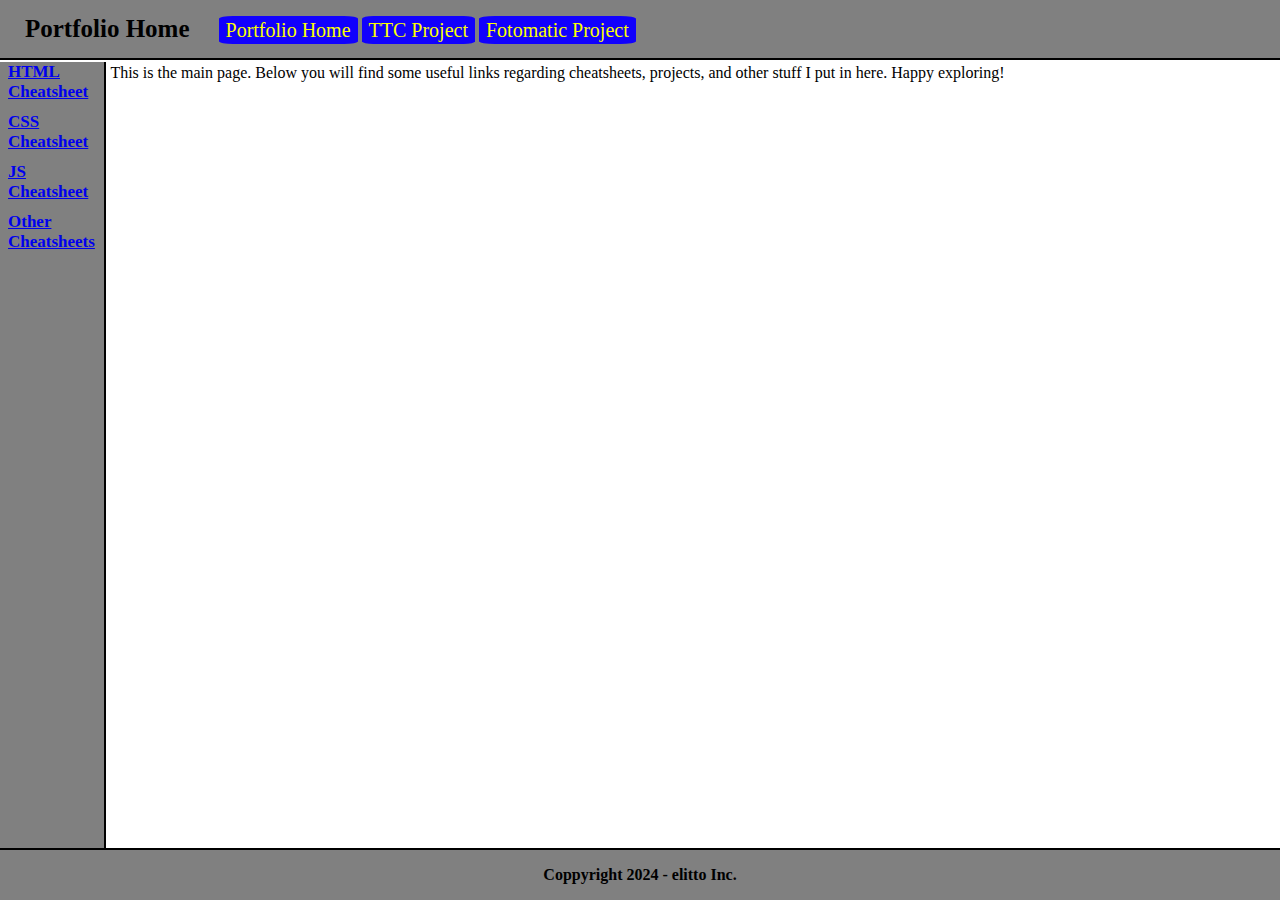
<file: portfolio-main-page/index.html>
<!DOCTYPE html>
<html>
    <head>
        <title>Home Page</title>
        <link href="resources/css/header-styles.css" rel="stylesheet">
        <link href="resources/css/main-styles.css" rel="stylesheet">
    </head>
    <body>  
        <div>
            <ul id="main-header">
                <li><h1>Portfolio Home</h1></li>
                <li><a href="index.html">Portfolio Home</a></li>
                <li><a href="../codecademy-projects/the-tea-cozy/the-tea-cozy.html">TTC Project</a></li>
                <li><a href="../codecademy-projects/fotomatic/fotomatic.html">Fotomatic Project</a></li>
                <!--<li><a href="mileygallery.html">Miley</a></li>
                <li><a href="#">Lucy</a></li>
                <li><a href="#">Silver</a></li>
                <li><a href="#">Dandy</a></li> -->
            </ul>
        </div>
        <div id="list-left">
            <ol>
                <li><a href="https://www.w3schools.com/html/default.asp" target="_blank">HTML Cheatsheet</a></li>
                <li><a href="https://www.w3schools.com/css/default.asp" target="_blank">CSS Cheatsheet</a></li>
                <li><a href="https://www.w3schools.com/js/default.asp" target="_blank">JS Cheatsheet</a></li>
                <li><a href="https://www.w3schools.com/sql/default.asp" target="_blank">Other Cheatsheets</a></li>
            </ol>
        </div>
        <div id="content-with-table">
            <p>This is the main page. Below you will find some useful links regarding cheatsheets, projects, and other stuff I put in here. Happy exploring!</p>
        </div>
        <footer>
            <p>Coppyright 2024 - elitto Inc.</p>
        </footer>
    </body>
</html>
</file>
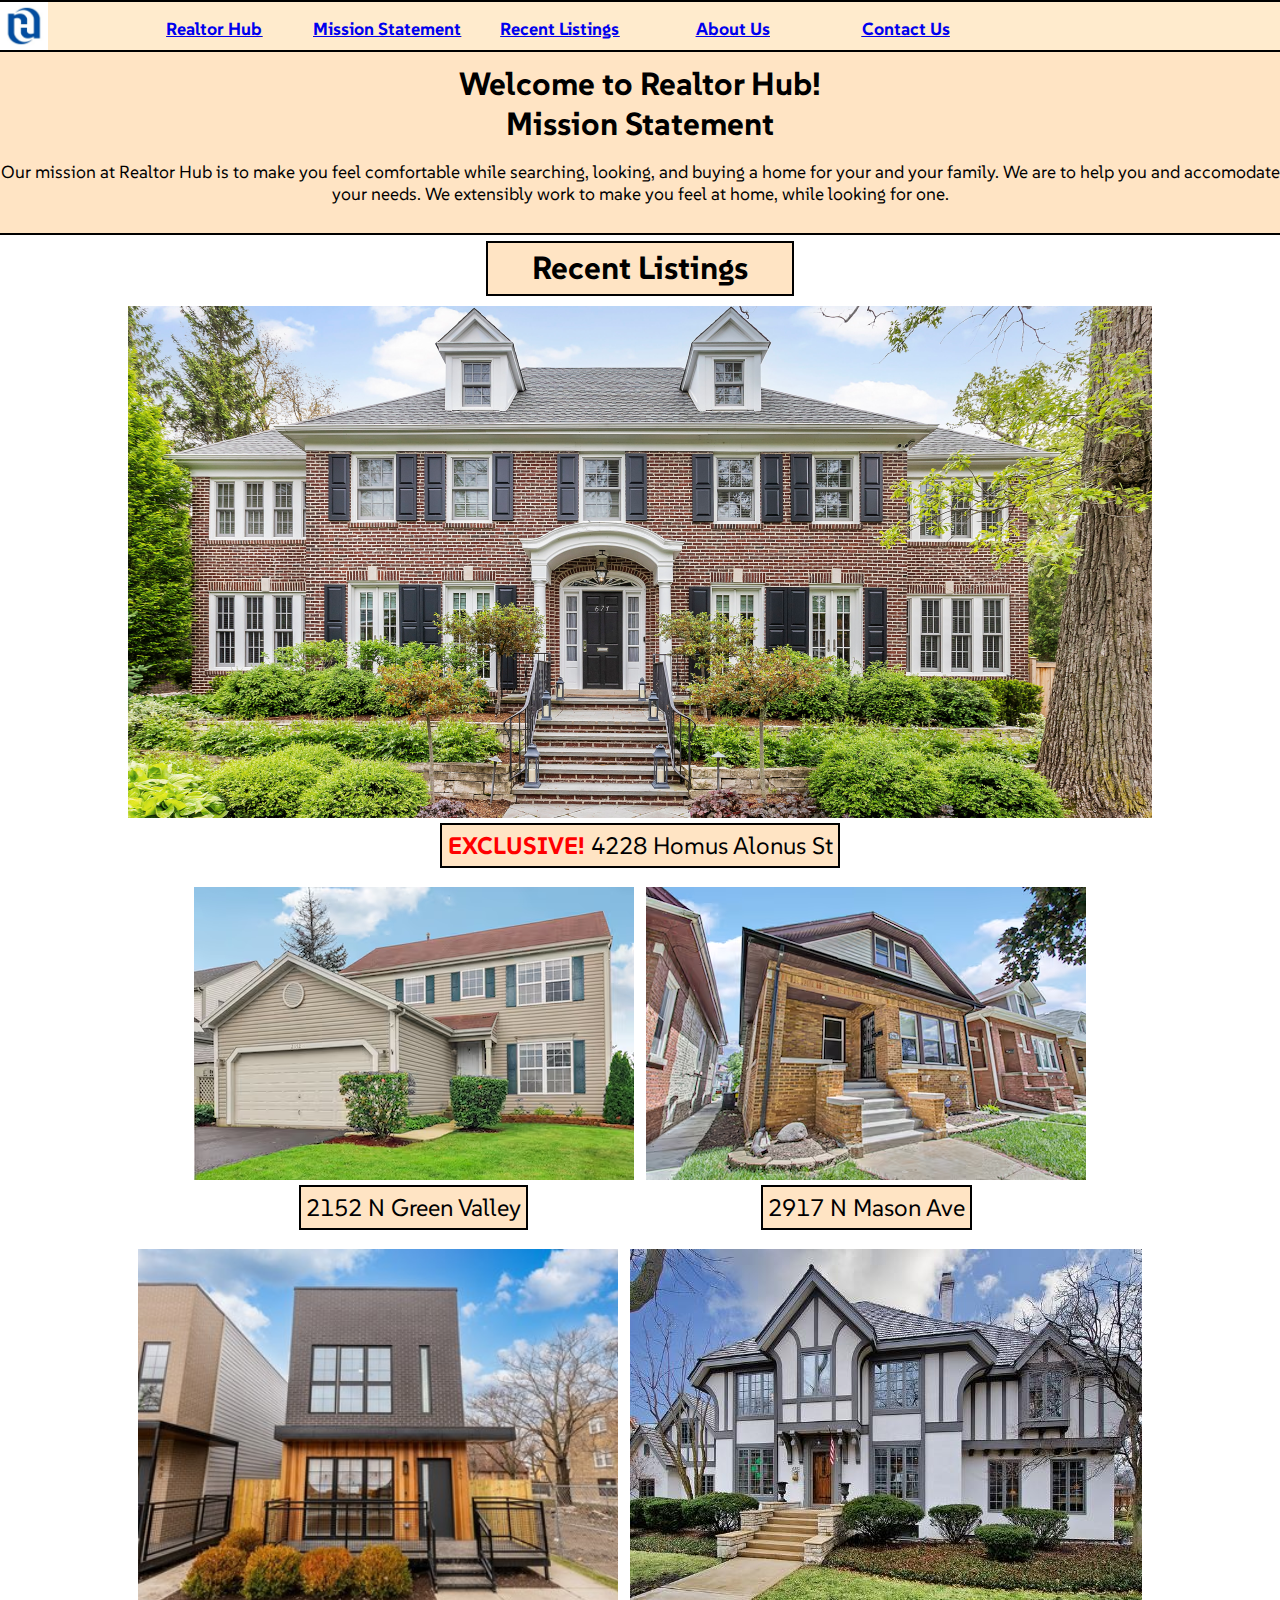
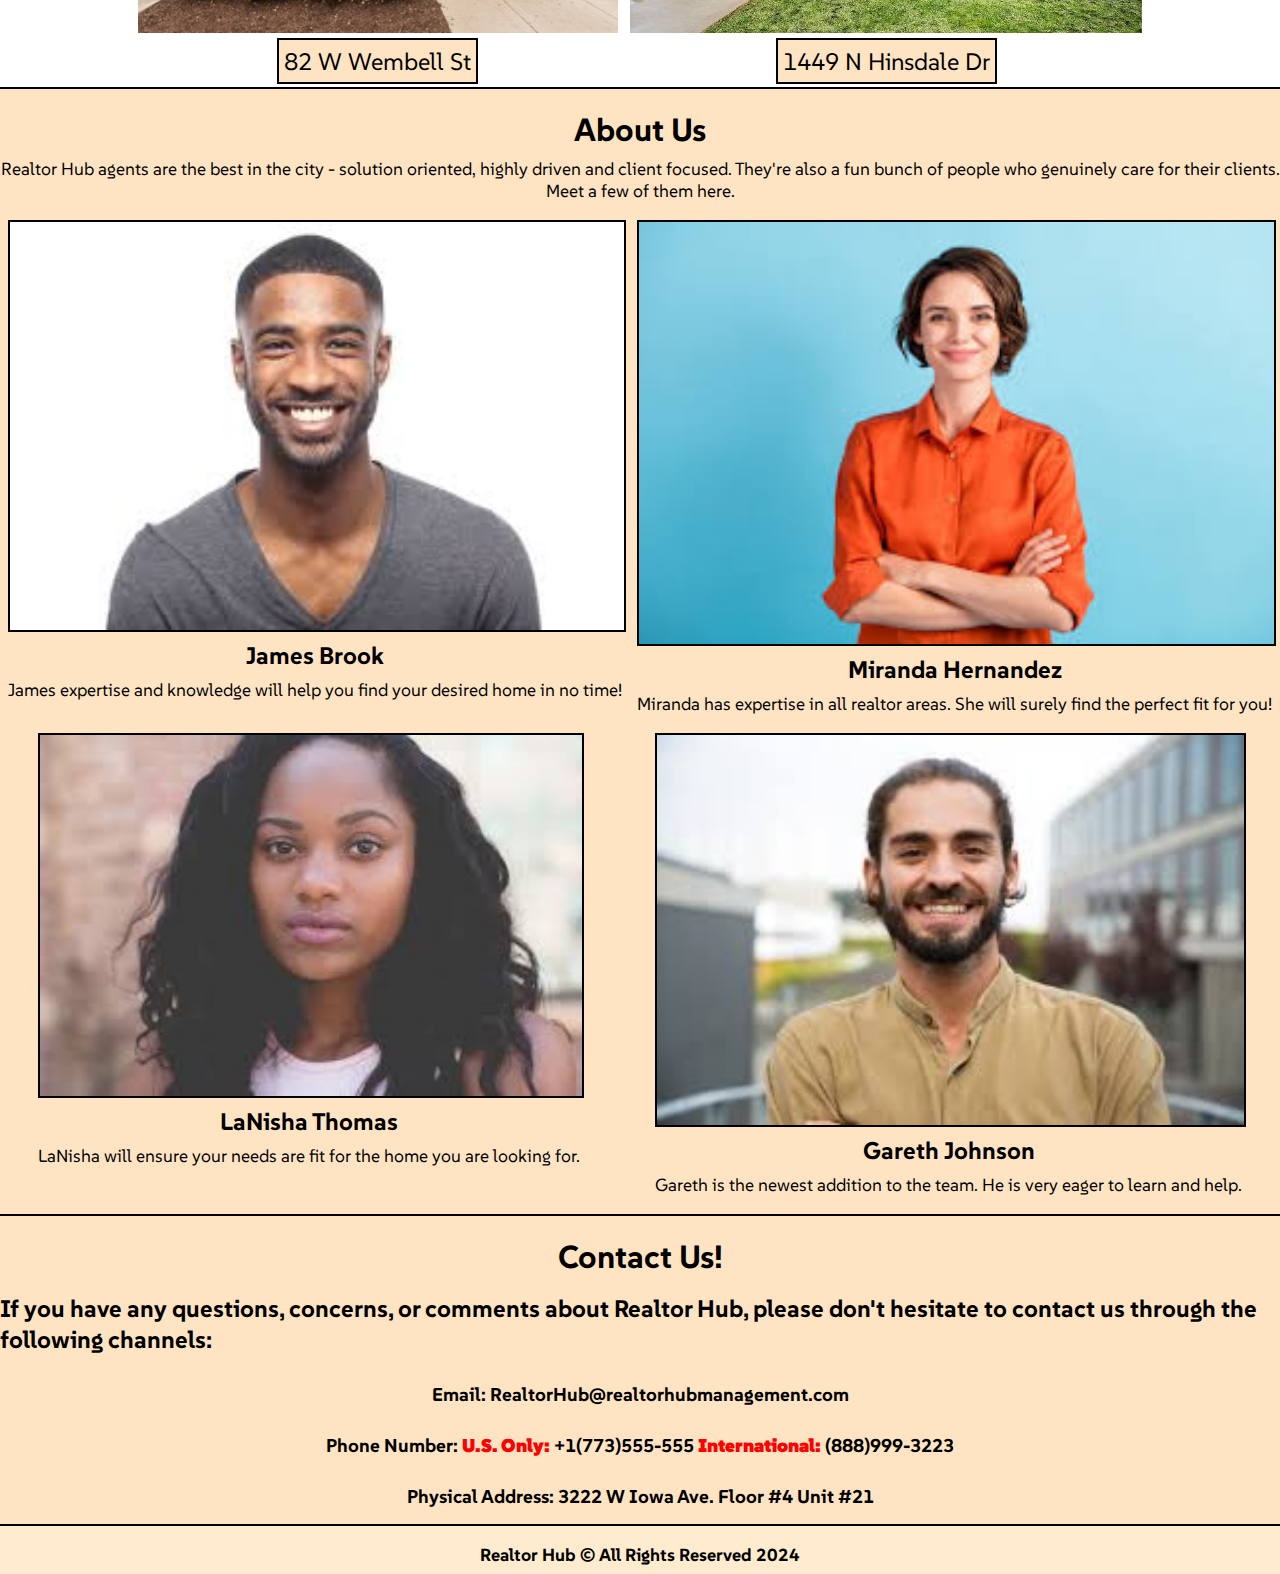
<file: codecademy-projects/the-realtor-hub/index.html>
<!DOCTYPE html>
<html>
  <head>
    <link rel="shortcut icon" href="resources/images/favicon.ico" type="image/x-icon">
    <link rel="preconnect" href="https://fonts.googleapis.com">
    <link rel="preconnect" href="https://fonts.gstatic.com" crossorigin>
    <link href="https://fonts.googleapis.com/css2?family=SUSE:wght@100..800&display=swap" rel="stylesheet">
    <link href="resources/css/styles.css" rel="stylesheet">
    <title>Realtor Hub</title>
  </head>
  <body>
    <nav class="navigation-container">
      <img id='logo' src="resources/images/realty_hub_logo.jfif"/>
      <ul class="navigation-list">
        <li><a href="index.html">Realtor Hub</a></li>
        <li><a href="#header">Mission Statement</a></li>
        <li><a href="#listings">Recent Listings</a></li>
        <li><a href="#about-us">About Us</a></li>
        <li><a href="#contact-us">Contact Us</a></li>
      </ul>
    </nav>
  
    <div id="body-container">
      <div class="header-container">
        <h1 id="header">Welcome to Realtor Hub!</h1>
      </div>
      <div id='mission' class="mission-statement">
        <h1>Mission Statement</h1>
        <p id="listings">Our mission at Realtor Hub is to make you feel comfortable while searching, looking, and buying a home for your and your family. We are to help you and accomodate your needs.
          We extensibly work to make you feel at home, while looking for one.
        </p>
      </div>
      <div class="listing-container">
        <h1 id="listing-header">Recent Listings</h1>
        <div class="listing-images-and-caption">
          <figure>
            <img src="resources/images/home-alone-house-exterior-bw-05262024-10a92b.webp">
            <figcaption><strong>EXCLUSIVE!</strong> 4228 Homus Alonus St</figcaption>
          </figure>
          <figure>
            <img src="resources/images/2152-n-green-valley-ln-round-lake-beach-il-primaryphoto.avif">
            <figcaption>2152 N Green Valley</figcaption>
          </figure>
          <figure>
            <img src="resources/images/2917-n-mason-ave-chicago-il-primaryphoto.avif">
            <figcaption>2917 N Mason Ave</figcaption>
          </figure>
          <figure>
            <img src="resources/images/82ea120aaba299eaa82120200fa02901l-m3242744502rd-w480_h360.jpg">
            <figcaption id="about-us">82 W Wembell St</figcaption>
          </figure>
          <figure>
            <img src="resources/images/hinsdale-real-estate.jpg">
            <figcaption>1449 N Hinsdale Dr</figcaption>
          </figure>
        </div>
      </div>
      <div class="about-us-container">
        <h1>About Us</h1>
        <p>Realtor Hub agents are the best in the city - solution oriented, highly driven and client focused. 
          They're also a fun bunch of people who genuinely care for their clients. Meet a few of them here.</p>
        <div  class="about-us-images-and-paragraph">
          <div class="information-container">
            <img src="resources/images/download (3).jfif">
            <h2>James Brook</h2>
            <p>James expertise and knowledge will help you find your desired home in no time!</p>
          </div>
          <div class="information-container">
            <img src="resources/images/download.jfif">
            <h2>Miranda Hernandez</h2>
            <p>Miranda has expertise in all realtor areas. She will surely find the perfect fit for you!</p>
          </div>
          <div class="information-container">
            <img src="resources/images/download (1).jfif">
            <h2>LaNisha Thomas</h2>
            <p>LaNisha will ensure your needs are fit for the home you are looking for.</p>
          </div>
          <div class="information-container">
            <img src="resources/images/download (2).jfif">
            <h2>Gareth Johnson</h2>
            <p id="contact-us">Gareth is the newest addition to the team. He is very eager to learn and help.</p>
          </div>
        </div>
      </div>
      <div class="contact-us-container">
        <h1>Contact Us!</h1>
        <h2>If you have any questions, concerns, or comments about Realtor Hub, please don't hesitate to contact us through the following channels:</h2>
        <div class="contacts-container">
          <h3>Email: RealtorHub@realtorhubmanagement.com</h3>
          <h3>Phone Number: <strong>U.S. Only:</strong> +1(773)555-555 <strong>International:</strong> (888)999-3223</h3>
          <h3>Physical Address: 3222 W Iowa Ave. Floor #4 Unit #21</h3>
        </div>
      </div>
    </div>
    <footer>
      <p>Realtor Hub © All Rights Reserved 2024</p>
    </footer>
  </body>
</html>
</file>
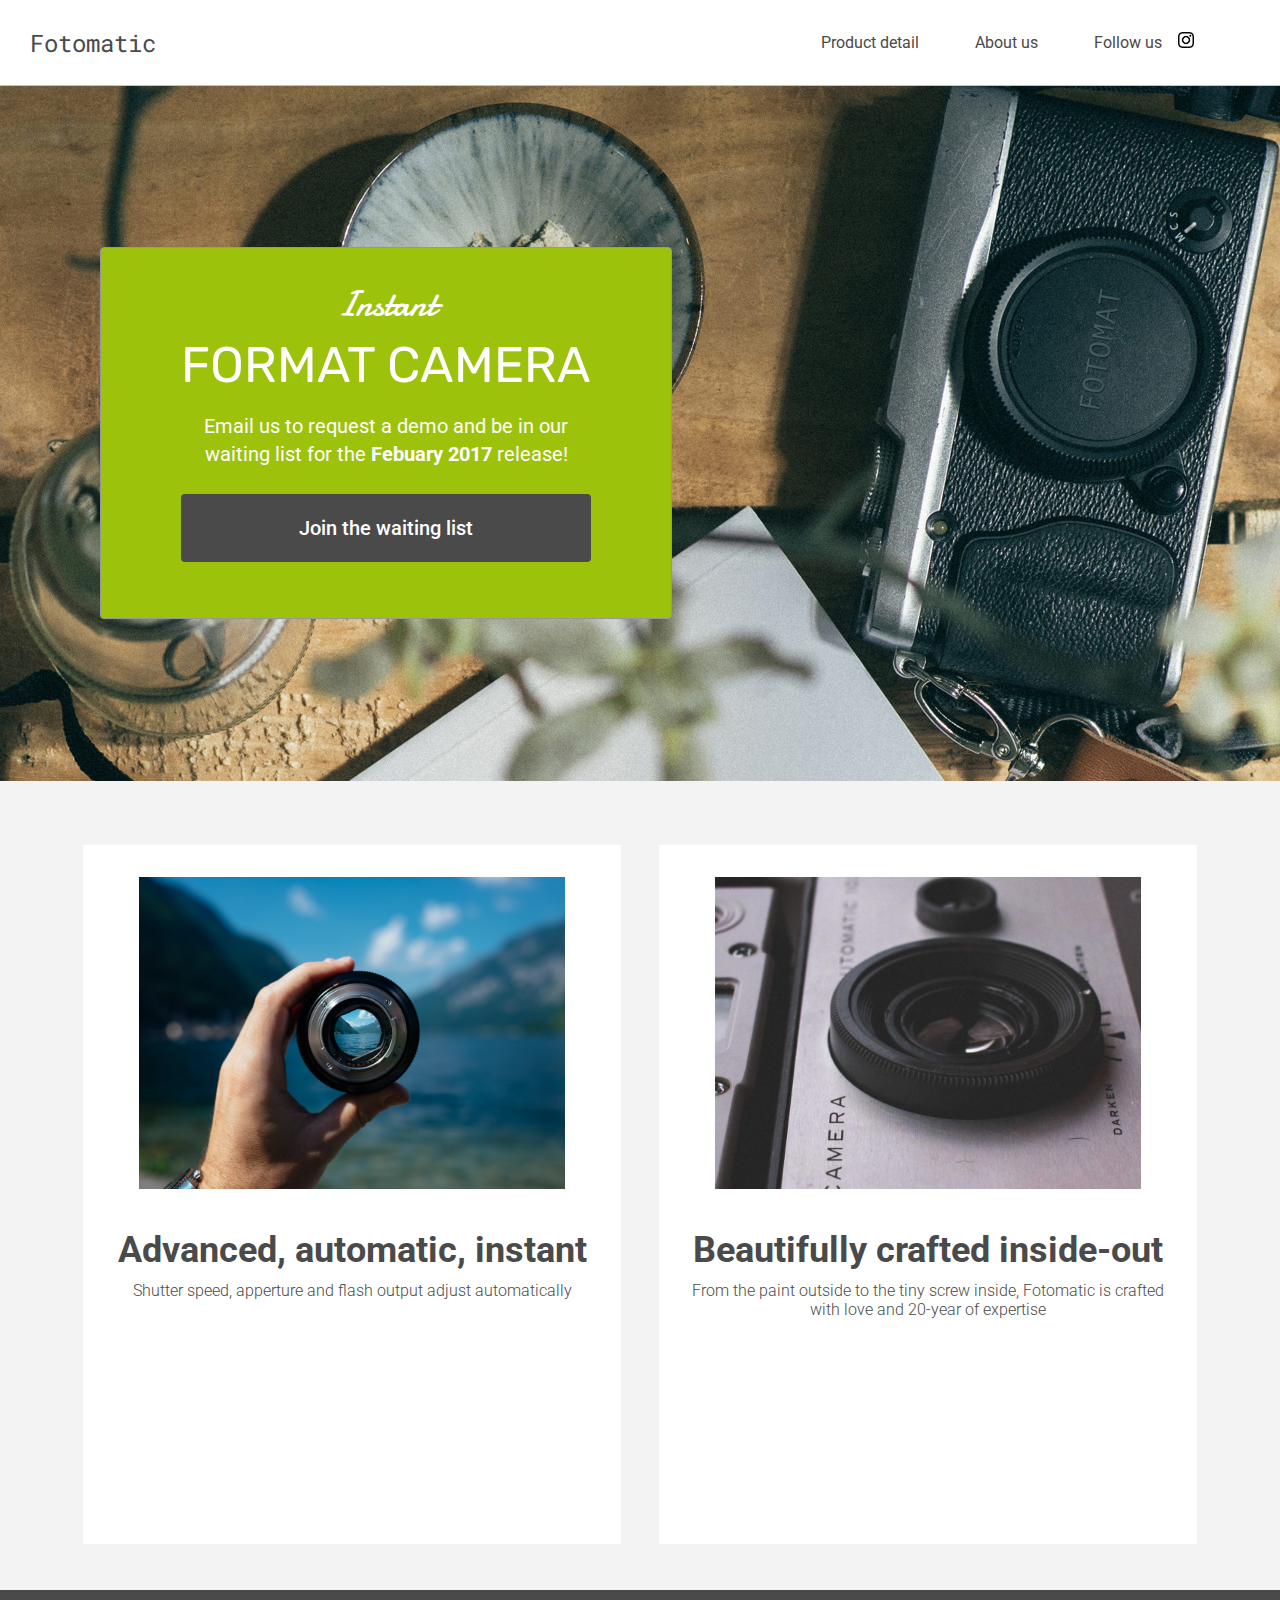
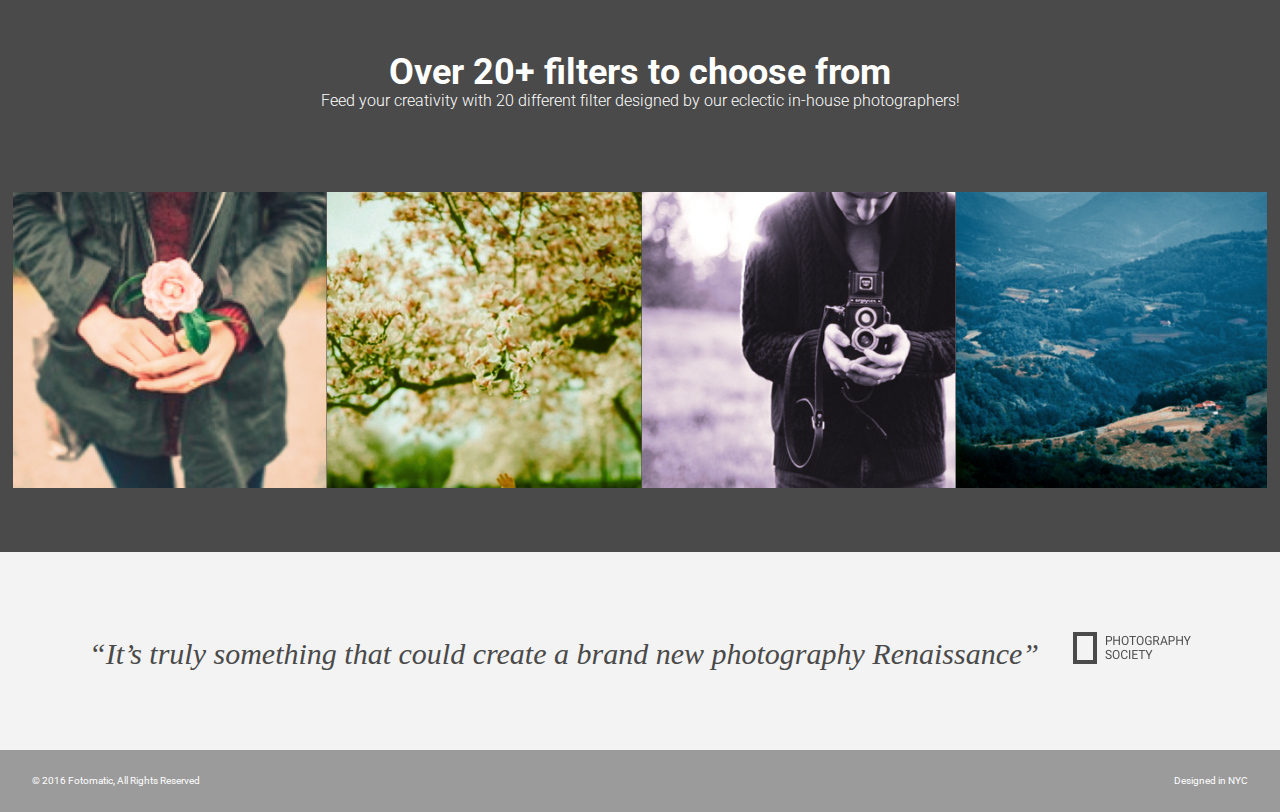
<file: codecademy-projects/fotomatic/fotomatic.html>
<!DOCTYPE html>
<html>
<head>
  <link href="https://fonts.googleapis.com/css?family=Damion" rel="stylesheet">
  <link href="https://fonts.googleapis.com/css?family=Rubik" rel="stylesheet">
  <link href="https://fonts.googleapis.com/css?family=Roboto:300,400,600,700" rel="stylesheet">
  <link href="https://fonts.googleapis.com/css2?family=Roboto+Mono:ital,wght@0,100..700;1,100..700&display=swap" rel="stylesheet">
  <link rel="stylesheet" href="resources/css/reset.css">
  <link rel="stylesheet" href="resources/css/style.css">
  <meta charset="UTF-8">
</head>
<body>
  <!-- Header -->
  <header>
    <div class="content">
      <a href="fotomatic.html" class="desktop logo">Fotomatic</a>
      <nav class="desktop">
        <ul>
          <li><a href="#">Product detail</a></li>
          <li><a href="#">About us</a></li>
          <li><a href="https://www.instagram.com/">Follow us <img class="icon" src="resources/images/instagram.png"></a></li>
          <li><a href="#" class="button">Join us</a></li>
        </ul>
      </nav>
      <nav class="mobile">
        <ul>
          <li><a href="#"><img src="./resources/images/ic-logo.svg"></a></li>
          <li><a href="#"><img src="./resources/images/ic-product-detail.svg"></a></li>
          <li><a href="#"><img src="./resources/images/ic-about-us.svg"></a></li>
          <li><a href="#" class="button">Join us</a></li>
        </ul>
      </nav>
    </div>
  </header>

  <!-- Main Content -->
  <div class="main-content">

    <!-- Sign Up Section -->
    <div id="sign-up-section" class="banner">
      <div id="sign-up-cta">
        <div class="content center">
          <div class="header">
            <h2 class="cursive">Instant</h2>
            <h1 class="striking">FORMAT CAMERA</h1>
          </div>
          <div class="email">
            <span>
              Email us to request a demo and be in our waiting list for the <strong>Febuary 2017</strong> release!
            </span>
            <div class="button">Join the waiting list</div>
          </div>
        </div>
      </div>
    </div>

    <!-- Features Section -->
    <div id="features-section">
      <div class="feature gray">
        <div class="center">
          <div class="image-container">
            <img src="resources/images/feature-1.png" />
          </div>
          <div class="content">
            <h2>Advanced, automatic, instant</h2>
            <h3>Shutter speed, apperture and flash output adjust automatically</h3>
          </div>
        </div>
      </div>
      <div class="feature">
        <div class="center">
          <div class="image-container">
            <img src="resources/images/feature-2.png" />
          </div>
          <div class="content">
            <h2>Beautifully crafted inside-out</h2>
            <h3>From the paint outside to the tiny screw inside, Fotomatic is crafted with love and 20-year of expertise</h3>
          </div>
        </div>
      </div>
    </div>

    <!-- Filters Section -->
    <div id="filters-section">
      <div class="content center">
        <h2>Over 20+ filters to choose from</h2>
        <h3>Feed your creativity with 20 different filter designed by our eclectic in-house photographers!</h3>
      </div>
      <div class="images-container">
        <div class="image-container">
          <img src="resources/images/filter-1.png" />
        </div>
        <div class="image-container">
          <img src="resources/images/filter-2.png" />
        </div>
        <div class="image-container">
          <img src="resources/images/filter-3.png" />
        </div>
        <div class="image-container extra">
          <img src="resources/images/filter-4.png" />
        </div>
      </div>
    </div>

    <!-- Quotes Section -->
    <div id="quotes-section">
      <div class="content center">
        <span class="quote">“It’s truly something that could create a brand new photography Renaissance”</span>
        <img class="quote-citation" src="./resources/images/photography-logo.png" />
      </div>
    </div>

     <!-- Footer -->
    <footer>
      <div class="content">
        <span class="copyright">© 2016  Fotomatic, All Rights Reserved</span>
        <span class="location">Designed in NYC</span>
      </div>
    </footer>

  </div>
</body>
</html>
</file>
<file: portfolio-main-page/resources/css/header-styles.css>
* {
    box-sizing: border-box;
}

#main-header {
    display: block;
    width: 100%;
    height: auto;
    margin: 0 auto;
    position: fixed;
    top: 0px;
    left: 0px;
    right: 0px;
    padding-bottom: 30px;
    padding-left: 0px;
    background-color: gray;
    z-index: 1;
    border-bottom: 2px solid black;
}

#main-header li {
    display: inline;
    position: relative;
    top: 15px;
    left: 10px;
}

#main-header li h1 {
    color: black;
    display: inline;
    position: relative;
    font-size: 25px;
    padding-left: 15px;
    padding-right: 25px;
}

#main-header li a {
    color: rgb(251, 255, 0);
    background-color: rgb(17, 0, 253);
    border-radius: 10%;
    padding-top: 3px;
    padding-bottom: 3px;
    padding-left: 7px;
    padding-right: 7px;
    display: inline;
    position: relative;
    font-size: 20px;
    text-decoration: none;
}

footer {
    position: fixed;
    display: block;
    width: 100%;
    background-color: gray;
    bottom: 0px;
    left: 0px;
    right: 0px;
    z-index: 1;
    border-top: 2px solid black;
}

footer p {
    text-align: center;
    font-weight: bold;
}
</file>
<file: portfolio-main-page/resources/css/main-styles.css>
* {
    box-sizing: border-box;
}

#welcome {
    display: block;
    position: relative;
    top: 40px;
}

#welcome h1 {
    margin-bottom: 0px;
}

#welcome p {
    margin-top: 0px;
}

#list-left {
    display: inline-block;
    position: fixed;
    top: 62.4px;
    left: 0px;
    padding-left: 8px;
    height: 88%;
    width: 8.3%;
    border-right: 2px solid black;
    overflow-y: scroll;
    z-index: 1;
    background-color: gray;
}

#list-left ol {
    margin-top: 0px;
    margin-bottom: 0px;
    padding-left: 0px;
    z-index: 1;

}

#list-left li {
    list-style-type: none;
    padding-bottom: 10px;
    font-size: 17px;
    font-weight: bold;
    z-index: 1;
}

#ui-right {
    position: absolute;
    display: inline-block;
    height: auto;
    width: auto;
    top: 60px;
    padding-left: 5px;
}

#ui-right h1{
    margin-top: 0px;
    margin-bottom: 0px;
}

#ui-right p{
    position: relative;
    margin-top: 0px;
}

#content-with-table {
    width: 92.3%;
    height: 100%;
    position: relative;
    display: inline-block;
    left: 8.1%;
    top: 56px;
    overflow: auto;
    margin-bottom: 95px;
    z-index: 0;
}

#content-with-table img {
    width: 19.81%;
}

#content-with-table p {
margin-top: 0px;
}

img[class*=miley-155] {
    position: relative;
    top: -155px;
}

img[class*=miley-201] {
    position: relative;
    top: -201px;
}

img[class*=miley-214] {
    position: relative;
    top: -214px;
}

img[class*=miley-266] {
    position: relative;
    top: -266px;
}

img[class*=miley-355] {
    position: relative;
    top: -355px;
}
</file>
<file: codecademy-projects/the-realtor-hub/resources/css/styles.css>
html {
    font-size: 16px;
    box-sizing: border-box;
    font-family: 'SUSE', sans-serif;
}

#logo {
    display: inline;
    position: relative;
    width: auto;
    height: 100%;
}

.navigation-container {
    display: inline;
    position: fixed;
    width: 100%;
    height: 3rem;
    top: 0rem;
    left: 0rem;
    background-color: blanchedalmond;
    border-top: 0.175rem solid black;
    border-bottom: 0.175rem solid black;
    z-index: 1;
}

.navigation-container ul {
    display: flex;
    padding-left: 0rem;
    justify-content: start;
    justify-items: center;
    float: right;
    width: 90%;
    margin-top: 1rem;
    margin-bottom: 0rem;
}

.navigation-list li {
    display: inline;
    font-size: 1.1rem;
    font-weight: bold;
    justify-items: center;
    text-align: center;
    width: 15%;
    text-decoration: underline;
}

.listing-images-and-caption {
    display: flex;
    flex-flow: row wrap;
    align-content: center;
    justify-content: center;
    column-gap: 1%;
    padding: 0rem 1rem;
}

.listing-images-and-caption figure {
    display: flex;
    flex-direction: column;
    justify-items: center;
    align-items: center;
    margin-right: 0rem;
    margin-left: 0rem;
    overflow: hidden;
    margin-top: 1rem;
    margin-bottom: 0.175rem;
}

.listing-images-and-caption img {
    height: 100%;
    width: auto;
}

body {
    margin-left: 0rem;
    margin-right: 0rem;
}

#body-container {
    position: relative;
    top: 2.75rem;
}

#header {
    text-align: center;
    padding-top: 0.725rem;
    margin-top: 0rem;
    margin-bottom: 0rem;
    background-color: bisque;
}

#listing-header {
    margin-top: 0rem;
    border: .175rem solid black;
    display: flex;
    position: relative;
    top: 0.375rem;
    justify-content: center;
    justify-items: center;
    margin-right: 38%;
    margin-left: 38%;
    margin-bottom: 0rem;
    background-color: bisque;
    padding: 0.325rem;
    height: 100%;
    width: auto;
}

figcaption strong {
    color: red;
}

.listing-images-and-caption figcaption {
    font-size: 1.5rem;
    padding: 0.325rem;
    margin-top: 0.325rem;
    border: 0.175rem solid black;
    background-color: bisque;
}

.listing-container {
    background-image: url('https://images.ctfassets.net/gg7zv9ehjpw6/1R7Eik3VIeC8ufxRcVVZHe/3a6dbb20ad1e9bb003a26d4304ac4e5a/sell-house');
    background-size: cover;
    background-repeat: no-repeat;
    background-position: center;
}

.mission-statement {
    text-align: center;
    background-color: bisque;
}

.mission-statement h1 {
    margin-top: 0rem;
    margin-bottom: .375rem; 
}

.mission-statement p {
    text-align: center;
    width: 100%;
    padding-bottom: 1.75rem;
    margin-bottom: 0rem;
    border-bottom: 0.175rem solid black;
    font-size: 1.1rem;
}

.about-us-container {
    display: flex;
    flex-direction: column;
    background-color: bisque;
    border-top: 0.175rem solid black;
}

.about-us-container h1 {
    text-align: center;
    margin-bottom: 0rem;
}

.about-us-container p {
    text-align: center;
    margin-top: 0.5rem;
    font-size: 1.1rem;
}

.about-us-images-and-paragraph {
    display: flex;
    flex-flow: row wrap;
    align-content: center;
    justify-content: space-around;
    justify-items: center;
}

.about-us-images-and-paragraph img {
    margin-right: 1rem;
    height: 70%;
    width: 100%;
    border: 0.175rem solid black;
}

.about-us-images-and-paragraph p{
    display: block;
}

.information-container {
    display: flex;
    flex-direction: column;
    height: 100%;
}

.information-container h2 {
    text-align: center;
    margin-top: 0.5rem;
    margin-bottom: 0rem;
}

.contact-us-container {
    display: flex;
    flex-direction: column;
    justify-items: center;
    align-items: center;
    background-color: bisque;
    border-top: 0.175rem solid black;
}

.contact-us-container h1 {
    margin-bottom: 0rem;
}

.contact-us-container h2 {
    margin-top: 1rem;
    margin-bottom: 1rem;
}

.contacts-container {
    display: flex;
    flex-direction: column;
    justify-items: center;
    align-items: center;
}

.contacts-container strong {
    color: red;
}

.contacts-container h3 {
    margin-top: .75rem;
    margin-bottom: 1rem;
}

footer {
    position: relative;
    top: 2.75rem;
    margin-top: 0rem;
    border-top: 0.175rem solid black;
    height: 3rem;
    background-color: blanchedalmond;
}

footer p {
    text-align: center;
    font-size: 1.1rem;
    font-weight: bold;
}

@media only screen and (max-width: 728px) {
    .navigation-container ul {
        margin-top: .5rem;
    }

    .navigation-container li {
        padding-right: 0.7rem;
        padding-left: 0.7rem;
        font-size: 0.9rem;
    }

    .navigation-list li {
        align-content: center;
    }
}
</file>
<file: codecademy-projects/fotomatic/resources/css/style.css>
/* Universal Styles */

html {
  font-family: "Roboto", sans-serif;
  font-size: 16px;
}

.main-content {
  position: relative;
  top: 5.3125rem; /* To offset for fixed header. */
}

.center {
  display: block;
  text-align: center;
}

.button {
  border-radius: 4px;
  background-color: #4a4a4a;
  color: white;
  font-size: 1.25rem;
}

.image-container {
  overflow: hidden;
}

.image-container img {
  display: block;
  width: 90%;
  height: 65%;
}

@media only screen and (min-width: 768px) {
  header .desktop .button {
    display: none;
  }
}

@media only screen and (max-width: 760px) {
  .main-content {
    top: 2.5625rem;
  }
}

/* Header */


header {
  position: fixed;
  width: 100%;
  height: 5.3125rem;
  border-bottom: solid 1px #c6c1c1;
  background-color: white;
  z-index: 1;
  align-content: center;
}

header .content {
  display: flex;
  height: 100%;
  width: auto;
  flex-flow: row nowrap;
  padding: 0 1.875rem 0 1.875rem;
  align-items: center;
}

header .logo {
  flex: 1;
  font-family: 'Roboto Mono', sans-serif;
  font-size: 1.5rem;
  color: #4a4a4a;
}

header nav ul {
  display: flex;
}

nav li {
  padding-left: 3.5rem;
}

nav a {
  vertical-align: bottom;
  font-family: 'Roboto';
  line-height: 1.6;
  font-weight: 400;
  font-size: 1rem;
  color: #4a4a4a;
}

header .icon {
  width: 1rem;
  padding-left: .75rem;
}

header .mobile {
  display: none;
}

@media only screen and (max-width: 760px) {
  header .desktop {
    display: none;
  }

  header .mobile {
    display: block;
    width: 100%;
  }

  header {
    height: 3rem;
  }

  header .content {
    padding: 0 0;
  }

  header .mobile ul {
    display: flex;
    justify-content: space-around;
    align-items: center;
    width: 100%;
  }

  header .mobile li {
    padding: 0;
  }

  header .mobile .button {
    padding: .1875rem .5rem;
    background-color: #9dc20b;
    border-radius: .25rem;
    line-height: 1.6;
    color: white;
  }
}

/* Sign Up Section */

#sign-up-section {
  display: flex;
  justify-content: flex-start;
  align-items: center;
  height: 43.5rem;
  width: 100%;
  background-image: url('../images/banner-landingpage.jpg');
  background-position: center;
  background-repeat: no-repeat;
  background-size: cover;
}

#sign-up-cta {
  position: relative;
  padding: 2rem 5rem 3.5rem 5rem;
  left: 6.25rem;
  border: solid 1px #979797;
  border-radius: 4px;
  background-color: #9dc20b;
  margin-top: 10.6250rem;
  margin-bottom: 10.6250rem;
}

#sign-up-cta .content {
  width: 25.625rem;
  font-family: "Roboto", sans-serif;
  font-size: 1.25rem;
  line-height: 1.4;
  color: white;
}

#sign-up-cta h1 {
  font-size: 3.125rem;
}

#sign-up-cta h2 {
  font-size: 2.25rem;
}

#sign-up-cta span strong {
  font-weight: bold;
}

#sign-up-cta .cursive {
  font-family: "Damion", cursive;
}

#sign-up-cta .striking {
  font-family: "Rubik", sans-serif;
  margin-bottom: 0.75rem;
  font-size: 3.125rem;
  line-height: 1.4;
}

#sign-up-cta .button {
  margin-top: 1.625rem;
  padding: 1.25rem 7.25rem;
  font-size: 1.25rem;
  font-family: 'Roboto', sans-serif;
  font-weight: 500;
  line-height: 1.4;
}

.email span {
  font-size: 1.250rem;
  font-family: 'Roboto', sans-serif;
  line-height: 1.4;
  color: white;
}

/* Features Section */

#features-section {
  display: flex;
  flex-flow: row nowrap;
  padding: 4rem 5% 2.875rem 5%;
  background-color: #f3f3f3;
  overflow: hidden;
  justify-content: center;
}

.feature {
  display: flex;
  flex: 1 1 50%;
  padding: 2rem;
  margin: 0px 1.1875rem;
  background-color: white;
  height: 39.6875rem;
  justify-items: center;
}

.feature .image-container {
  display: flex;
  width: 100%;
  height: auto;
  justify-content: center;
}

.feature h2 {
  padding-top: 2.5rem;
  padding-bottom: .5rem;
  font-size: 2.25rem;
  font-family: 'Roboto';
  font-weight: bold;
  color: #4a4a4a;
  line-height: 1.2;
}

.feature h3 {
  font-size: 1rem;
  line-height: 1.2;
  font-family: 'Roboto';
  font-weight: 300;
  color: #4a4a4a;
}

@media only screen and (max-width: 890px) {
  .feature h2 {
    font-size: 1.125rem;
    line-height: 1.3;
    font-weight: normal;
  }

  .feature h3 {
    font-size: .875rem;
    line-height: 1.4;
  }
}

@media only screen and (max-width: 760px) {
  #features-section {
    flex-flow: column;
    padding: 0;
  }

  .feature {
    margin: 0;
    padding: 1rem 1rem 0 1rem;
  }

  .feature.gray {
    background-color: rgb(170, 167, 167);
  }

  .feature.gray .content {
    padding-bottom: 1.875rem;
  }

  .feature .content {
    padding-bottom: 1.875rem;
  }
}

/* Filters Section */

#filters-section {
  padding: 4rem 0;
  background-color: #4a4a4a;
}

#filters-section .content {
  padding: 0 .625rem;
  margin-bottom: 5rem;
}

#filters-section .content h2 {
  font-size: 2.25rem;
  font-family: 'Roboto';
  opacity: 1;
  font-weight: bold;
  color: white;
}

#filters-section .content h3 {
  font-size: 1rem;
  line-height: 1.4;
  font-family: 'Roboto';
  font-weight: 300;
  color: white;
}

#filters-section .images-container {
  max-width: 100%;
  padding: 0 1%;
  display: flex;
  gap: 0rem;
  flex-flow: row nowrap;
  justify-items: center;
  flex: 1;
}

#filters-section .image-container img {
  display: flex;
  width: 100%;
  height: auto;
}

@media only screen and (max-width: 760px) {
  #filters-section {
    padding: 1.5rem 0 0 0;
  }

  #filters-section .content {
    margin-bottom: 1rem;
  }

  #filters-section .content h2 {
    padding-bottom: .625rem;
    font-size: 1.125rem;
    line-height: 1.3;
    font-weight: normal;
  }

  #filters-section .content h3 {
    font-size: .875rem;
    line-height: 1.4;
  }

  #filters-section .images-container {
    padding: 0;
  }

  #filters-section .extra {
    display: none;
  }
}

/* Quotes Section */

#quotes-section {
  background-color: #f3f3f3;
}

#quotes-section .content {
  padding: 5rem 0;
}

#quotes-section .quote {
  padding-right: 1.875rem;
  font-family: "Palatino", serif;
  font-size: 1.875rem;
  line-height: 1.1;
  font-style: italic;
  color: #4a4a4a;
}

#quotes-section quote-citation {
  height: 1.875rem;
}

@media only screen and (max-width: 760px) {
  #quotes-section content {
    padding: 1.875rem .625rem;
  }

  #quotes-section quote {
    font-size: 1.5rem;
    line-height: 1.4;
  }

  #quotes-section quote-citation {
    display: block;
    padding-top: 1rem;
    margin: auto;
  }
}

/* Footer */

footer {
  background-color: #9b9b9b;
  padding: 1.625rem 2rem;
}

footer .content {
  color: white;
  display: flex;
  font-size: .75rem;
  font-family: 'Roboto';
}

footer .copyright {
  flex-grow: 1;
}

@media only screen and (min-width: 760px) {
  footer .content {
    font-size: .625rem;
  }
}

@media only screen and (min-width: 760px) and (max-width: 768px) {
  nav li {
    display: flex;
    align-items: center;
    padding-left: 2.5rem;
  }

  #features-section {
    width: auto;
    height: 25rem;
    display: flex;
    flex-flow: row nowrap;
    padding: 2rem 0.3% 2rem 0.3%;
  }

  .image-container img {
    display: block;
    width: 90%;
    height: auto;
  }

  .feature {
    display: flex;
    width: 70%;
    height: 23rem;
    padding: 1rem 0.5rem 1rem 0.5rem;
    margin: 0px 0.7875rem;
  }

  .feature .image-container {
    display: flex;
    height: auto;
    width: 100%;
    justify-content: center;
  }

  .center {
    display: flex;
    flex-direction: column;
  }

  .center img {
    display: flex;
    height: auto;
    width: 100%;
  }

  .center .content {
    display: flex;
    flex-direction: column;
  }

  .feature h2 {
    display: flex;
    justify-content: start;
    text-align: start;
    padding-top: .725rem;
    padding-bottom: 1rem;
    font-size: 1.5rem;
    font-weight: bold;
  }

  .feature h3 {
    display: flex;
    justify-content: start;
    text-align: start;
    font-size: 1rem;
  }

  header .icon {
    vertical-align: middle;
  }

  header .desktop .button {
    display: inline;
    padding: .1875rem .5rem;
    background-color: #9dc20b;
    border-radius: 5%;
    line-height: 1.6;
    color: white;
  }

  #sign-up-section {
    align-items: center;
    justify-content: center;
    height: 28rem;
  }

  #sign-up-cta {
    position: static;
    width: auto;
    height: auto;
    background-color: transparent;
    border: none;
  }

  #sign-up-cta .email {
    display: none;
  }

  #sign-up-cta .content {
    margin-top: 0;
  }

  #sign-up-cta h1 {
    font-size: 3.125rem;
  }

  #sign-up-cta h2 {
    font-size: 2.25rem;
  }

  #filters-section {
    padding: 3rem 0 0 0;
  }

  #filters-section .content {
    margin-bottom: 2rem;
  }

  #quotes-section .content {
    padding: 3rem 0 4rem 0;
  }

  #quotes-section .center {
    display: flex;
    flex-flow: row nowrap;
  }

  #quotes-section .center img {
    display: flex;
    height: 2.125rem;
    width: 17%;
    padding-right: 0.5rem;
  }

  #quotes-section .quote {
    text-align: start;
    padding-left: 1.5rem;
    padding-right: 0.5rem;
  }
}

@media only screen and (max-width: 760px) {
  #sign-up-section {
    display: flex;
    align-items: center;
    justify-content: center;
    justify-items: center;
    height: 28rem;
  }

  #sign-up-cta {
    position: static;
    width: auto;
    height: auto;
    background-color: transparent;
    border: none;
    padding: 2rem 2rem 3.5rem 2rem;
  }

  #sign-up-cta .content {
    margin-top: 0;
  }

  #sign-up-cta .email {
    display: none;
  }

  #sign-up-cta h1 {
    font-size: 3.125rem;
  }

  #sign-up-cta h2 {
    font-size: 2.25rem;
  }

  #quotes-section .quote {
    display: flex;
    flex-flow: column wrap;
    padding-right: 4rem;
    padding-left: 4rem;
    padding-bottom: 2rem;
    font-size: 1.5rem;
  }

  #quotes-section .content {
    padding: 2rem 0 2rem 0;
  }

  footer .copyright {
    font-size: 0.875rem;
  }
}

@media only screen and (max-width: 450px) {
  #sign-up-section {
    height: 20rem;
  }

  #sign-up-cta h1 {
    font-size: 2.25rem;
  }

  #sign-up-cta h2 {
    font-size: 2rem;
  }
}
</file>
